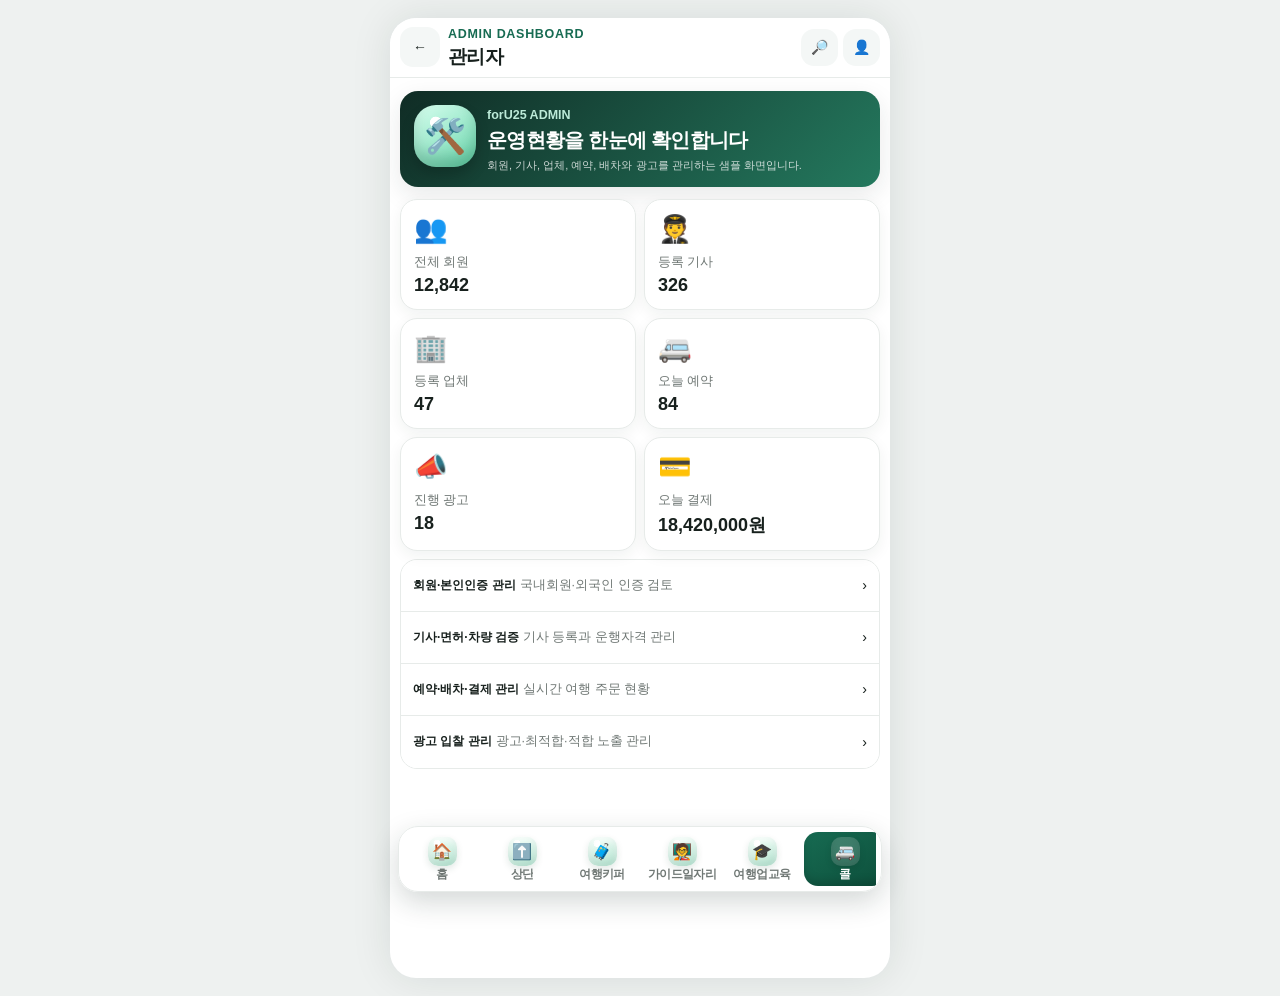
<file: pages/admin/index.html>
<!DOCTYPE html>
<html lang="ko">
<head>
  <meta charset="UTF-8">
  <meta http-equiv="refresh" content="0; url=../../index.html#/admin">
  <title>TOURFORU 관리자</title>
</head>
<body>
  <script>location.replace("../../index.html#/admin");</script>
</body>
</html>
</file>
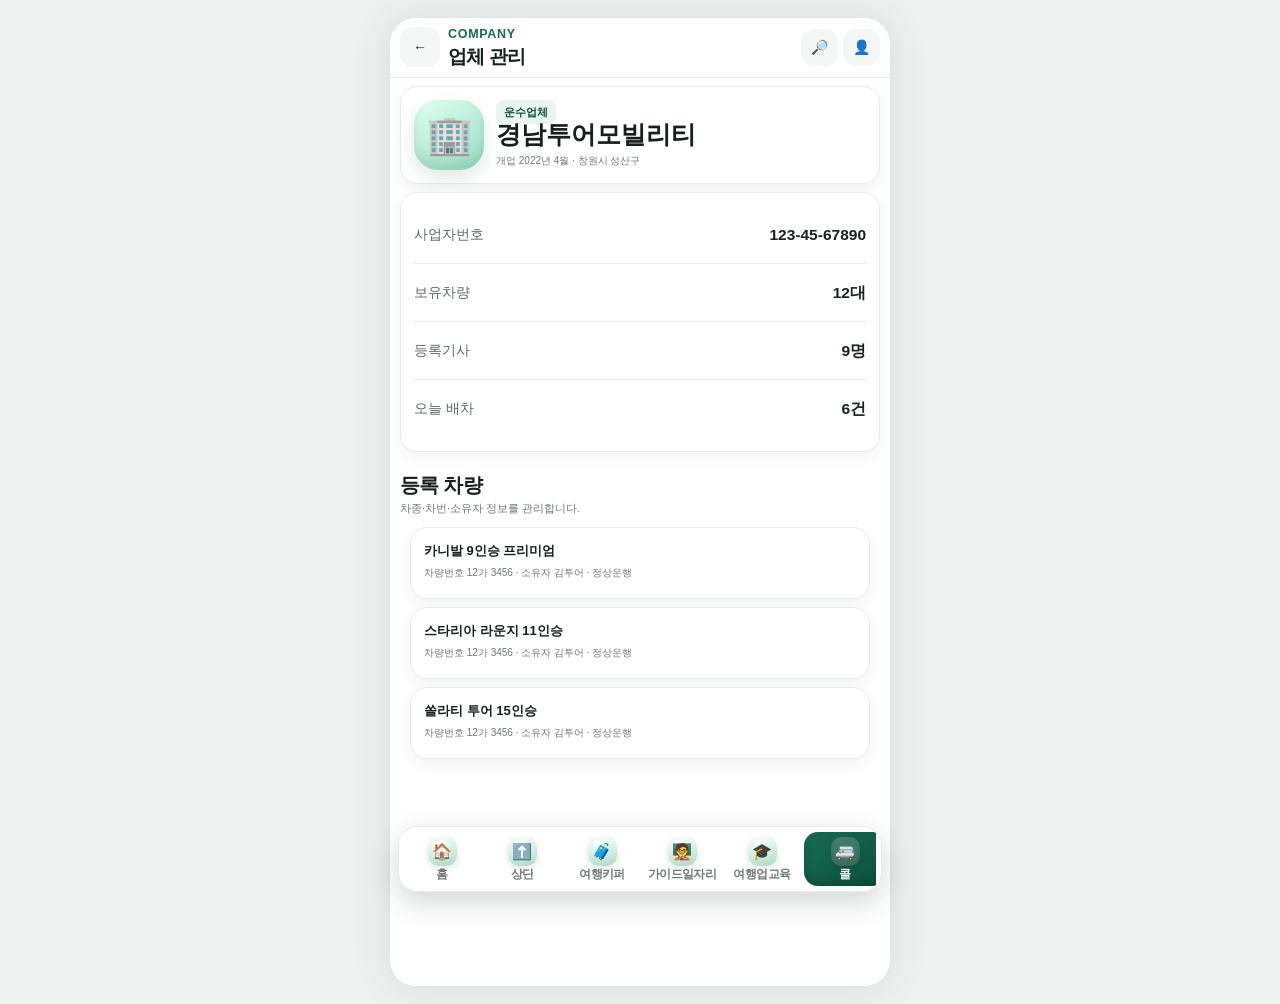
<file: pages/company/index.html>
<!DOCTYPE html>
<html lang="ko">
<head>
  <meta charset="UTF-8">
  <meta http-equiv="refresh" content="0; url=../../index.html#/company">
  <title>TOURFORU 업체</title>
</head>
<body>
  <script>location.replace("../../index.html#/company");</script>
</body>
</html>
</file>
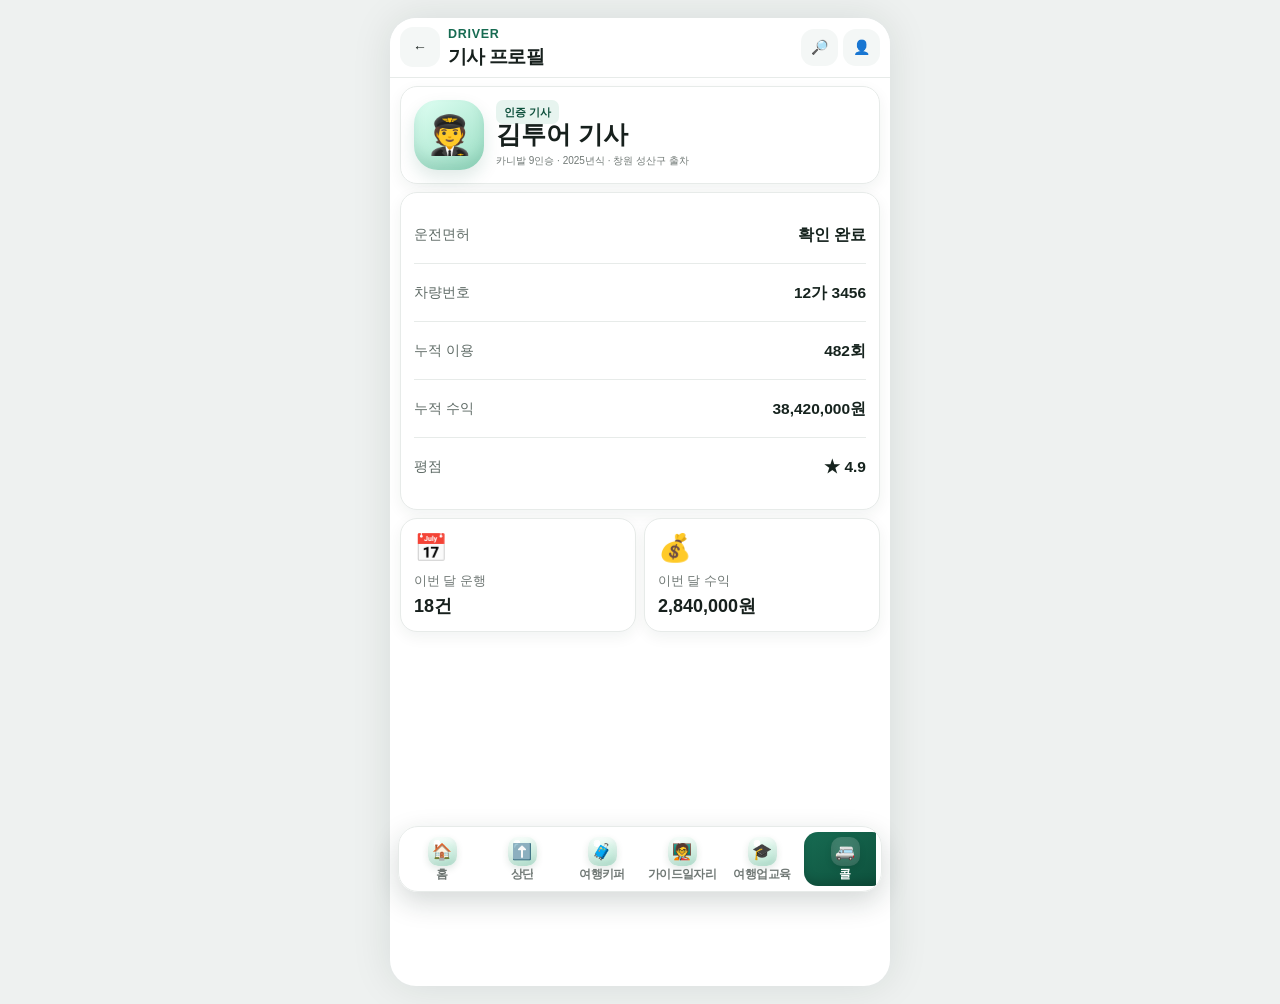
<file: pages/driver/index.html>
<!DOCTYPE html>
<html lang="ko">
<head>
  <meta charset="UTF-8">
  <meta http-equiv="refresh" content="0; url=../../index.html#/driver">
  <title>TOURFORU 기사</title>
</head>
<body>
  <script>location.replace("../../index.html#/driver");</script>
</body>
</html>
</file>
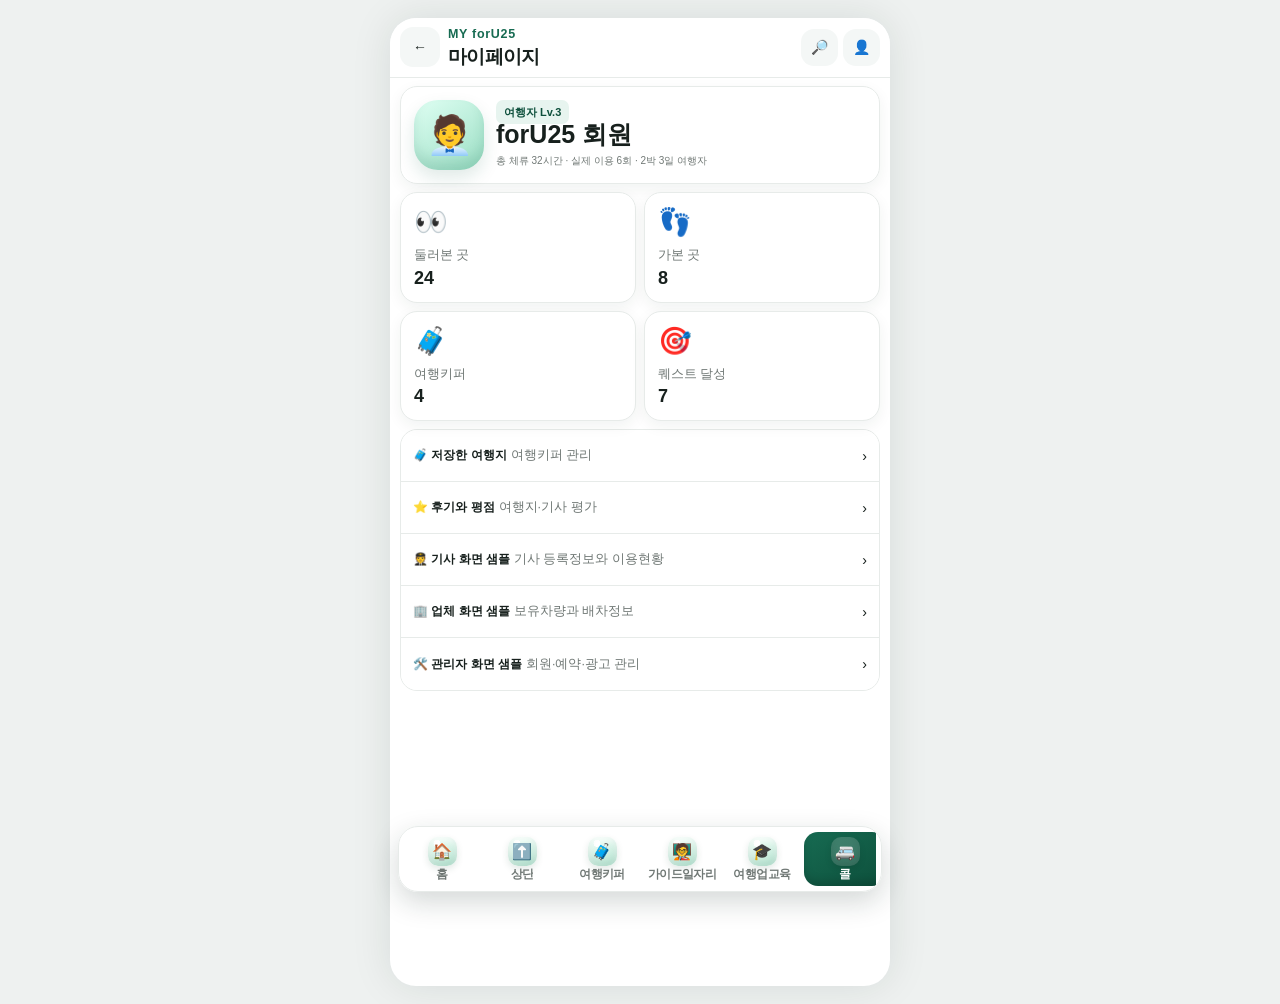
<file: pages/member/index.html>
<!DOCTYPE html>
<html lang="ko">
<head>
  <meta charset="UTF-8">
  <meta http-equiv="refresh" content="0; url=../../index.html#/mypage">
  <title>TOURFORU 회원</title>
</head>
<body>
  <script>location.replace("../../index.html#/mypage");</script>
</body>
</html>
</file>
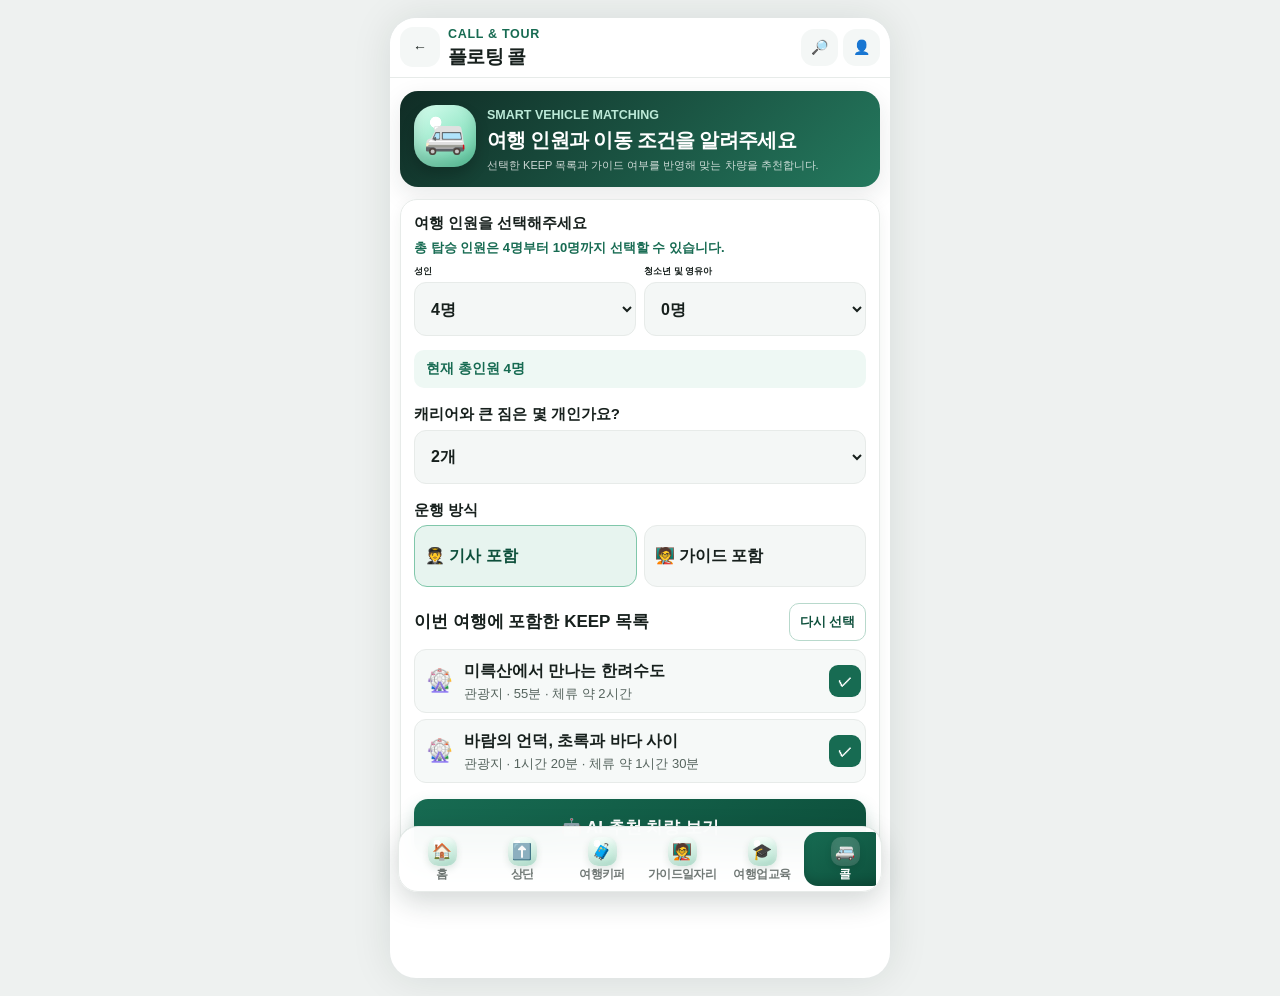
<file: call.html>
<!DOCTYPE html>
<html lang="ko">
<head>
  <meta charset="UTF-8">
  <meta name="viewport" content="width=device-width, initial-scale=1">
  <title>TOURFORU</title>
  <meta http-equiv="refresh" content="0; url=index.html#/call">
</head>
<body>
  <script>
    location.replace("index.html#/call");
  </script>
</body>
</html>
</file>
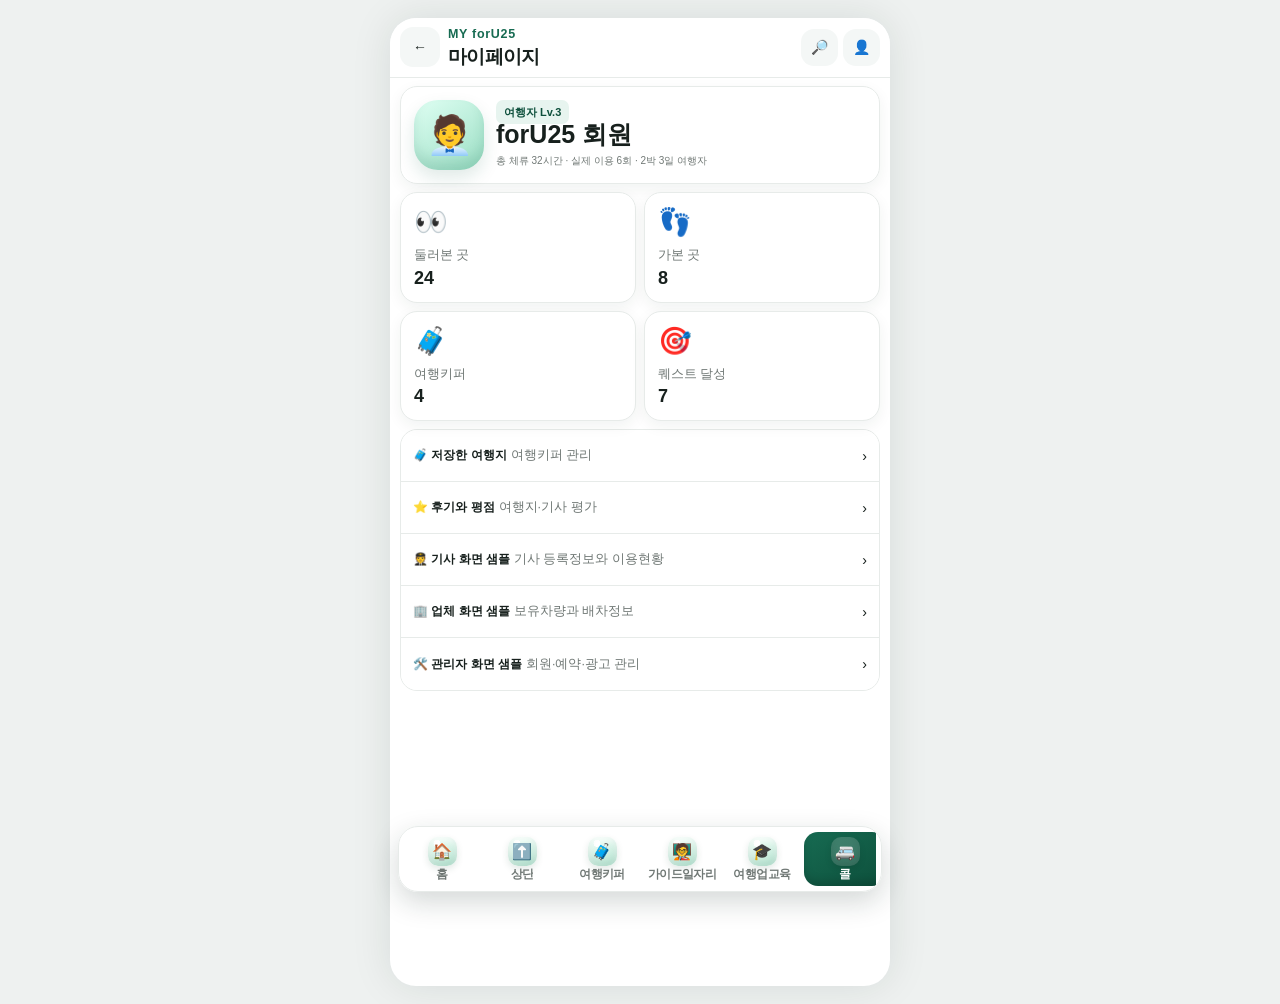
<file: mypage.html>
<!DOCTYPE html>
<html lang="ko">
<head>
  <meta charset="UTF-8">
  <meta name="viewport" content="width=device-width, initial-scale=1">
  <title>TOURFORU</title>
  <meta http-equiv="refresh" content="0; url=index.html#/mypage">
</head>
<body>
  <script>
    location.replace("index.html#/mypage");
  </script>
</body>
</html>
</file>
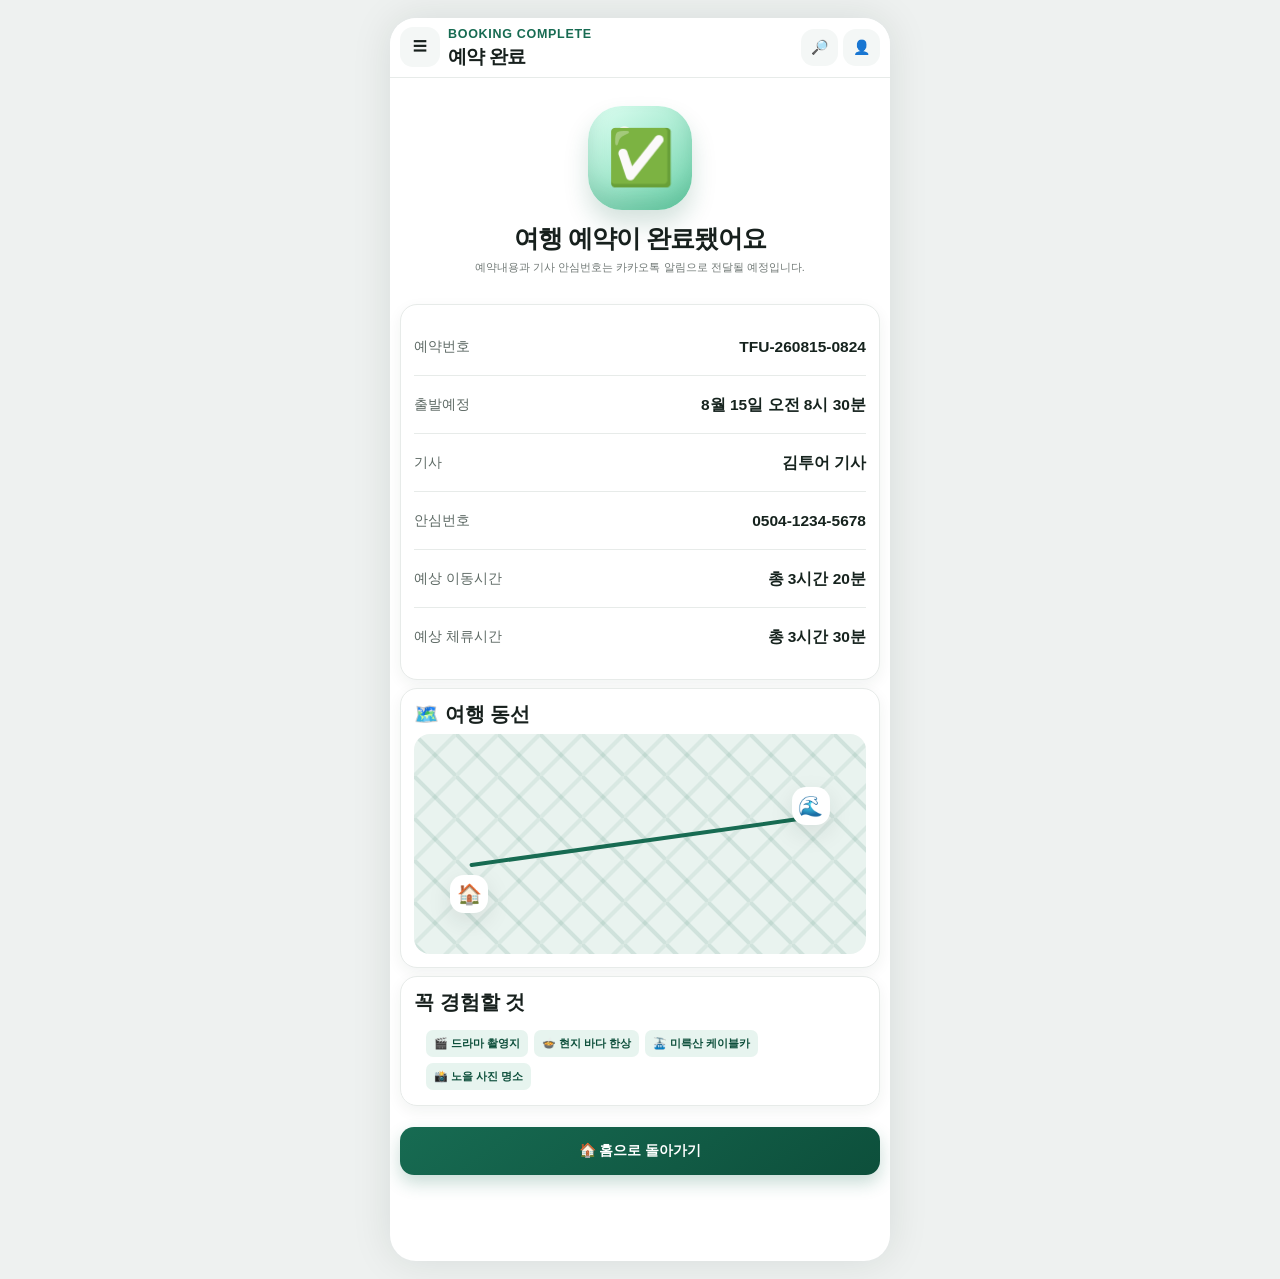
<file: payment-complete.html>
<!DOCTYPE html>
<html lang="ko">
<head>
  <meta charset="UTF-8">
  <meta name="viewport" content="width=device-width, initial-scale=1">
  <title>TOURFORU</title>
  <meta http-equiv="refresh" content="0; url=index.html#/complete">
</head>
<body>
  <script>
    location.replace("index.html#/complete");
  </script>
</body>
</html>
</file>
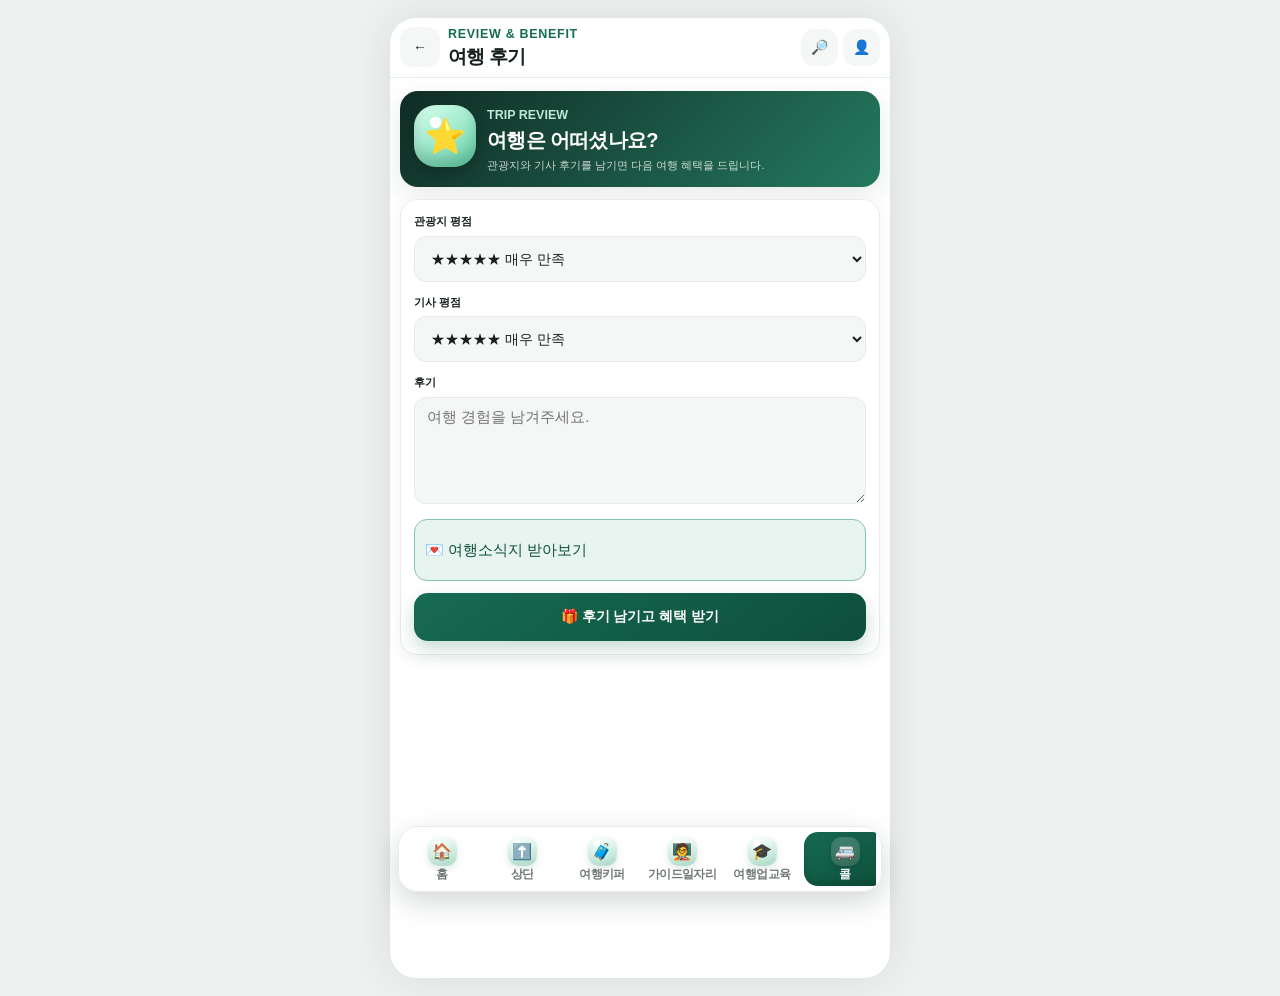
<file: review.html>
<!DOCTYPE html>
<html lang="ko">
<head>
  <meta charset="UTF-8">
  <meta name="viewport" content="width=device-width, initial-scale=1">
  <title>TOURFORU</title>
  <meta http-equiv="refresh" content="0; url=index.html#/review">
</head>
<body>
  <script>
    location.replace("index.html#/review");
  </script>
</body>
</html>
</file>
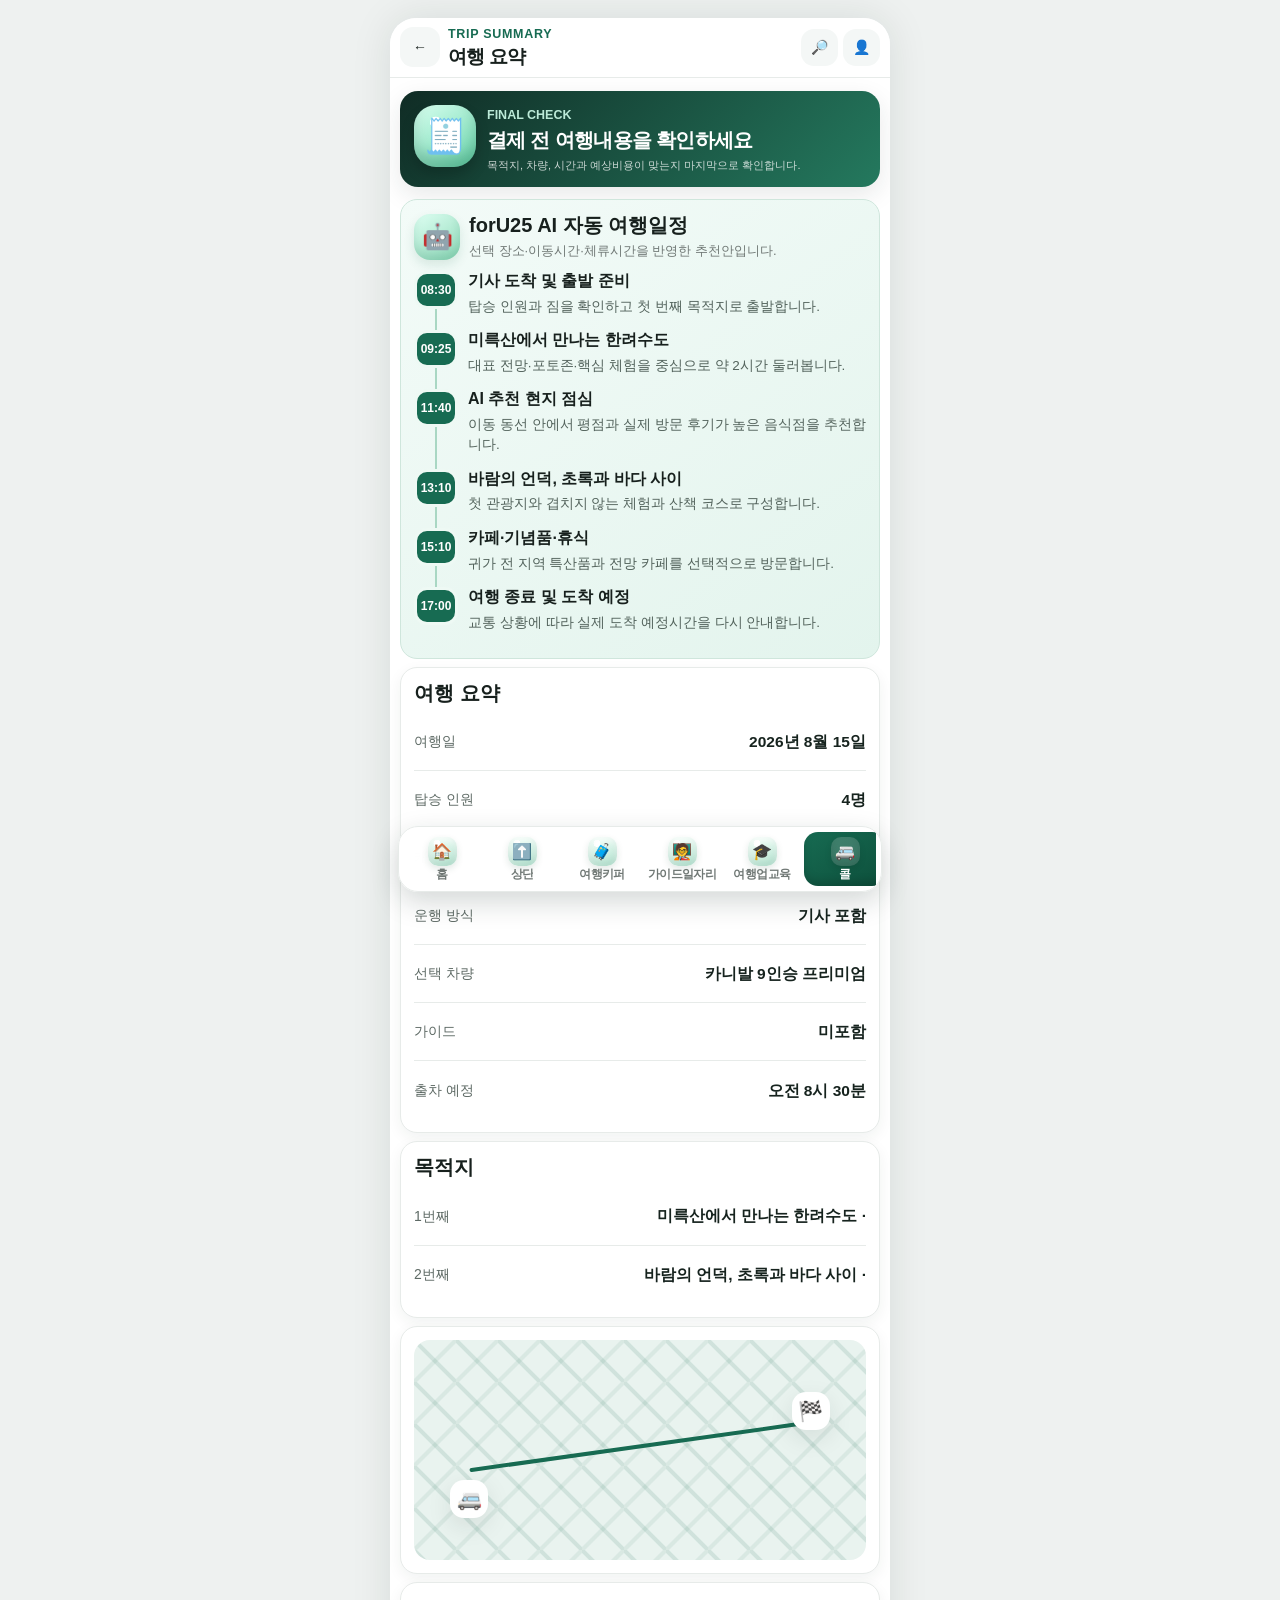
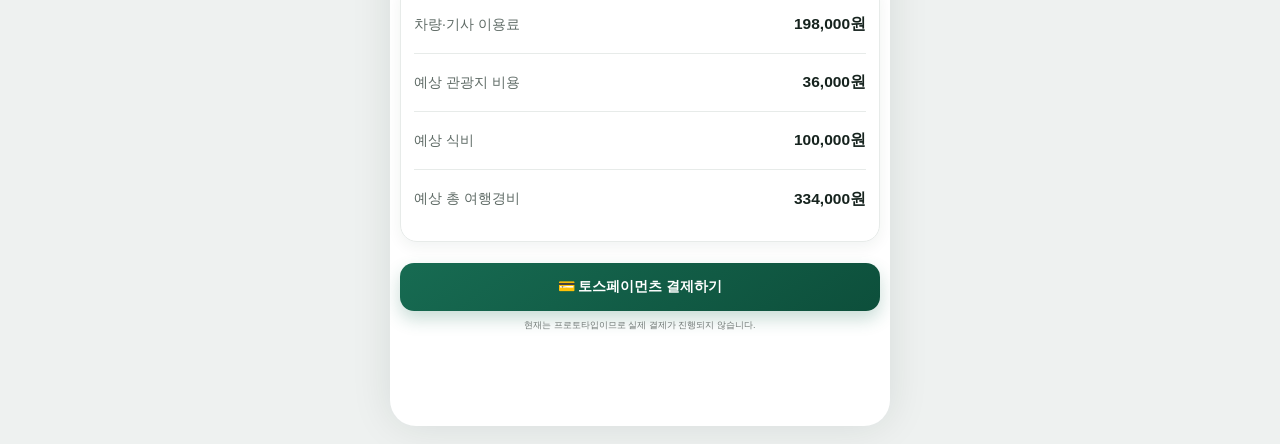
<file: trip-summary.html>
<!DOCTYPE html>
<html lang="ko">
<head>
  <meta charset="UTF-8">
  <meta name="viewport" content="width=device-width, initial-scale=1">
  <title>TOURFORU</title>
  <meta http-equiv="refresh" content="0; url=index.html#/summary">
</head>
<body>
  <script>
    location.replace("index.html#/summary");
  </script>
</body>
</html>
</file>
